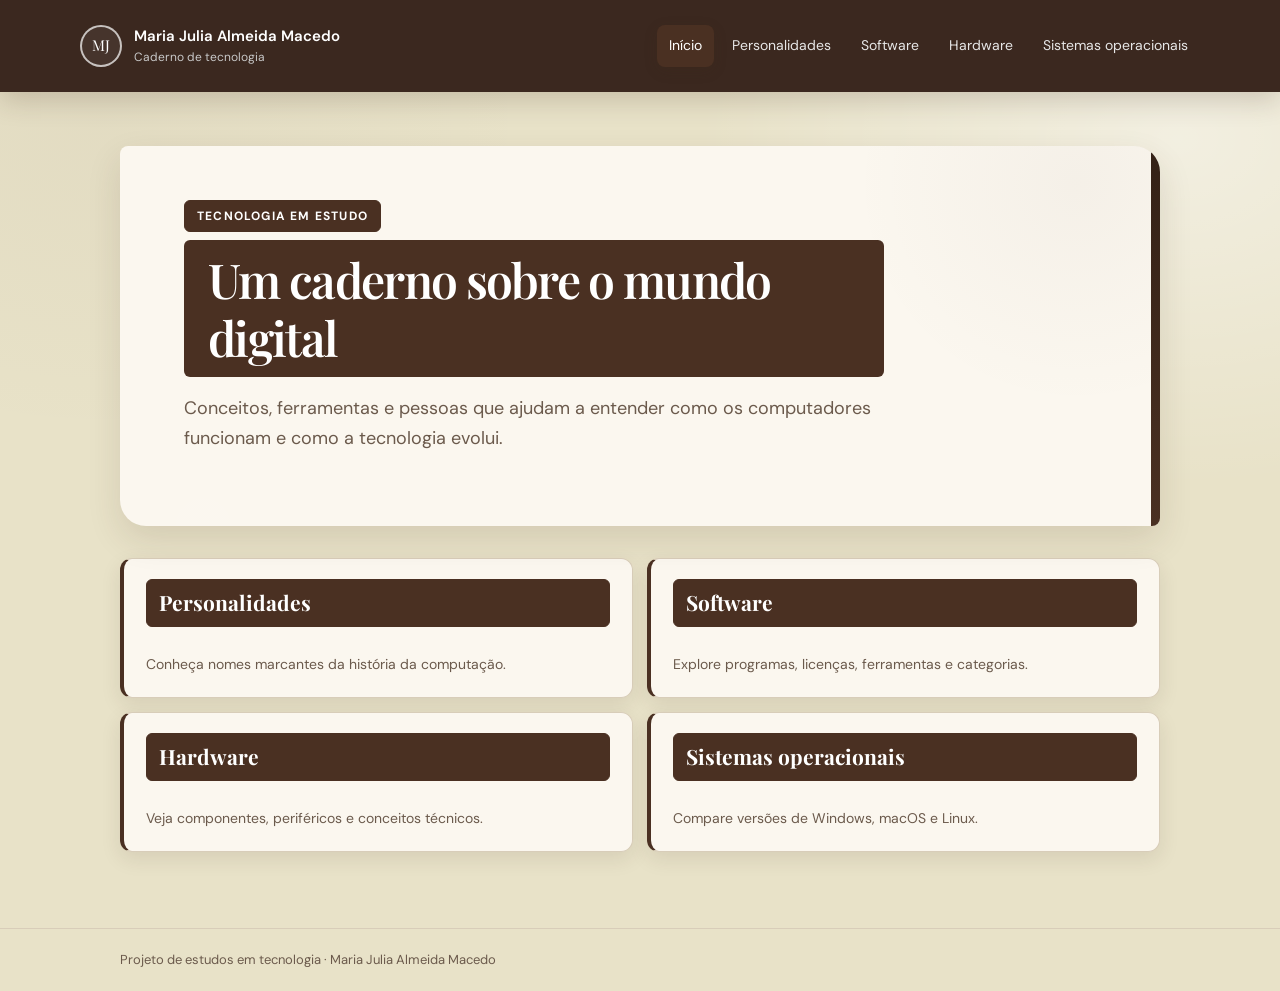
<file: index.html>
<!DOCTYPE html>
<html lang="pt-BR">
<head>
<meta charset="UTF-8">
<meta name="viewport" content="width=device-width, initial-scale=1.0">
<meta name="description" content="Caderno de estudos sobre tecnologia, hardware, software e sistemas operacionais.">
<title>Início | Caderno de tecnologia</title>
<link rel="stylesheet" href="site.css">
</head>
<body>
<header class="site-header">
  <div class="header-inner">
    <a class="brand" href="Index.html">
      <span class="brand-mark" aria-hidden="true">MJ</span>
      <span class="brand-copy"><strong>Maria Julia Almeida Macedo</strong><small>Caderno de tecnologia</small></span>
    </a>
    <nav class="site-nav" aria-label="Navegação principal">
      <a href="Index.html" aria-current="page">Início</a>
      <a href="personalidades.html">Personalidades</a>
      <a href="software.html">Software</a>
      <a href="hardware.html">Hardware</a>
      <a href="so.html">Sistemas operacionais</a>
    </nav>
  </div>
</header>

<main class="site-main">
  <section class="home-intro" aria-labelledby="page-title">
    <p class="eyebrow">Tecnologia em estudo</p>
    <h1 id="page-title">Um caderno sobre o mundo digital</h1>
    <p class="lede">Conceitos, ferramentas e pessoas que ajudam a entender como os computadores funcionam e como a tecnologia evolui.</p>
  </section>

  <section aria-label="Conteúdos do site">
    <div class="home-links">
      <a class="home-link" href="personalidades.html"><strong>Personalidades</strong><span>Conheça nomes marcantes da história da computação.</span></a>
      <a class="home-link" href="software.html"><strong>Software</strong><span>Explore programas, licenças, ferramentas e categorias.</span></a>
      <a class="home-link" href="hardware.html"><strong>Hardware</strong><span>Veja componentes, periféricos e conceitos técnicos.</span></a>
      <a class="home-link" href="so.html"><strong>Sistemas operacionais</strong><span>Compare versões de Windows, macOS e Linux.</span></a>
    </div>
  </section>
</main>

<footer class="site-footer"><div class="footer-inner">Projeto de estudos em tecnologia · Maria Julia Almeida Macedo</div></footer>
</body>
</html>
</file>
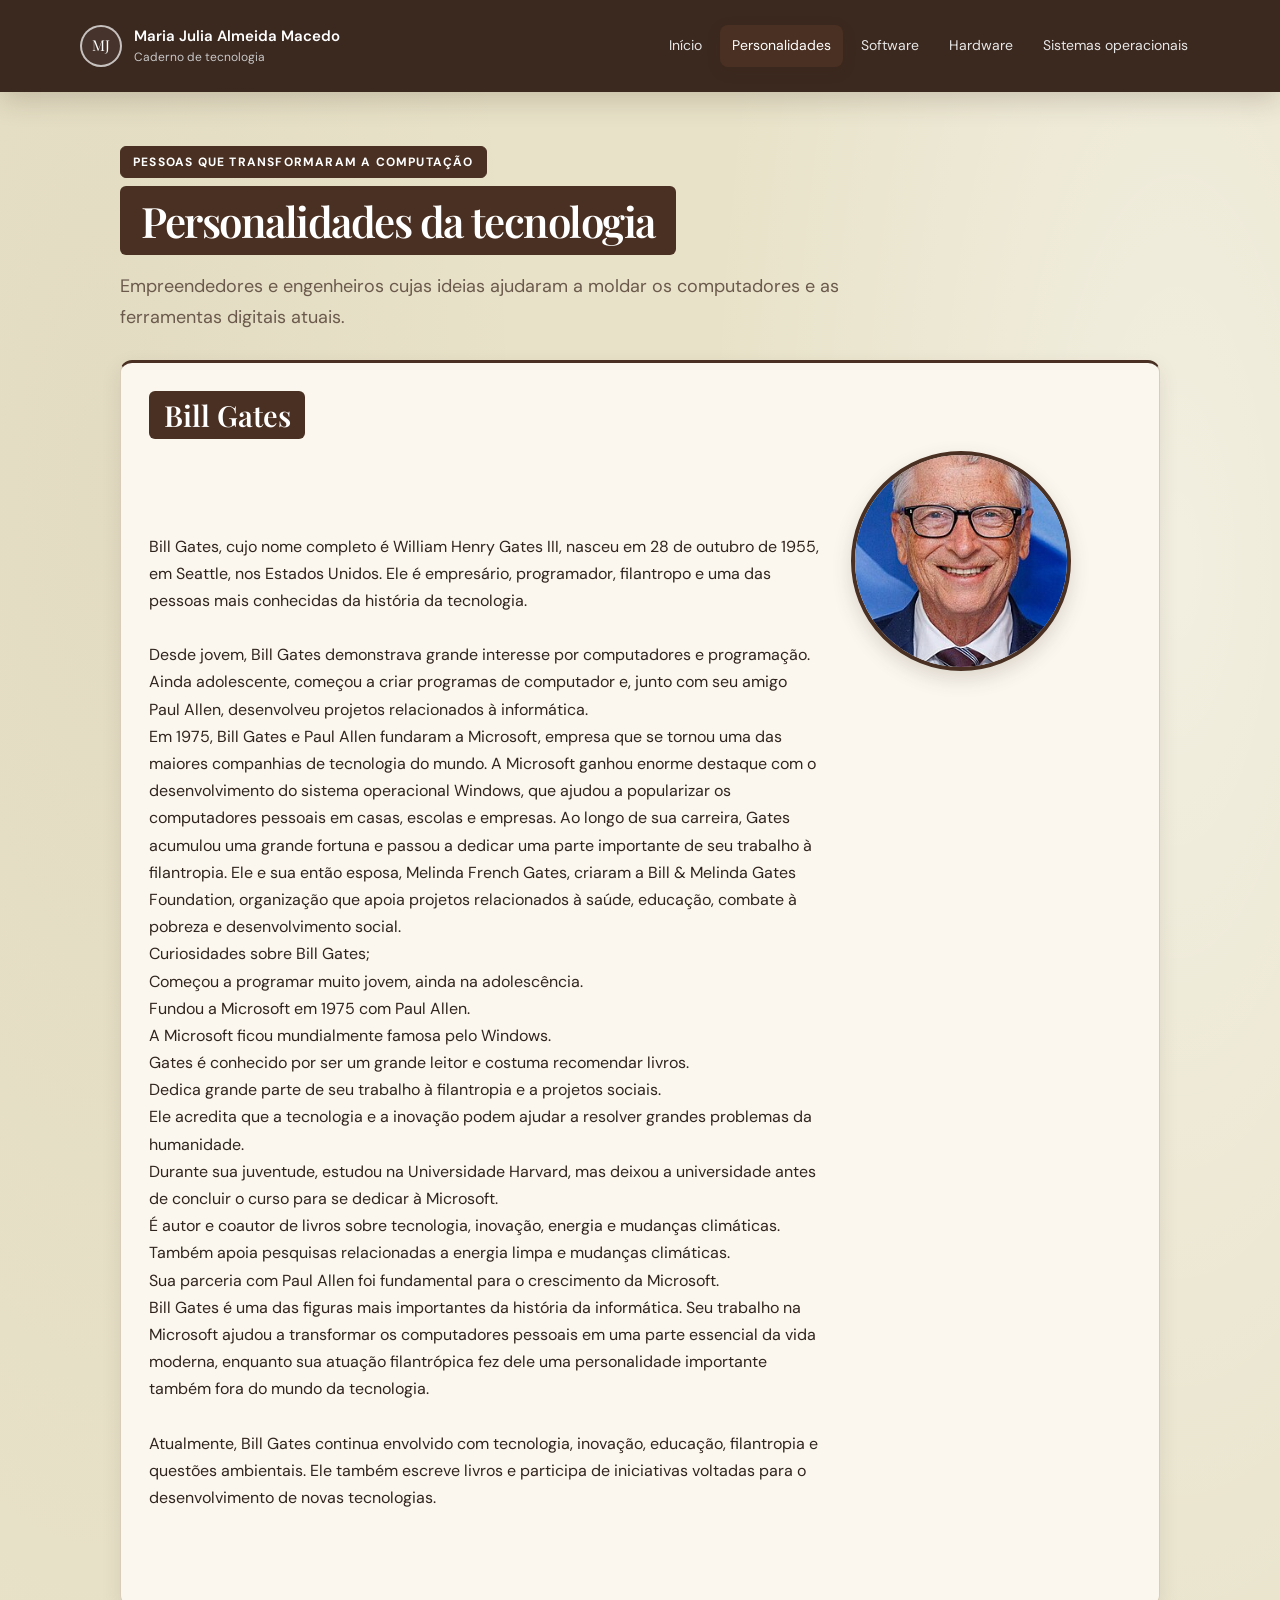
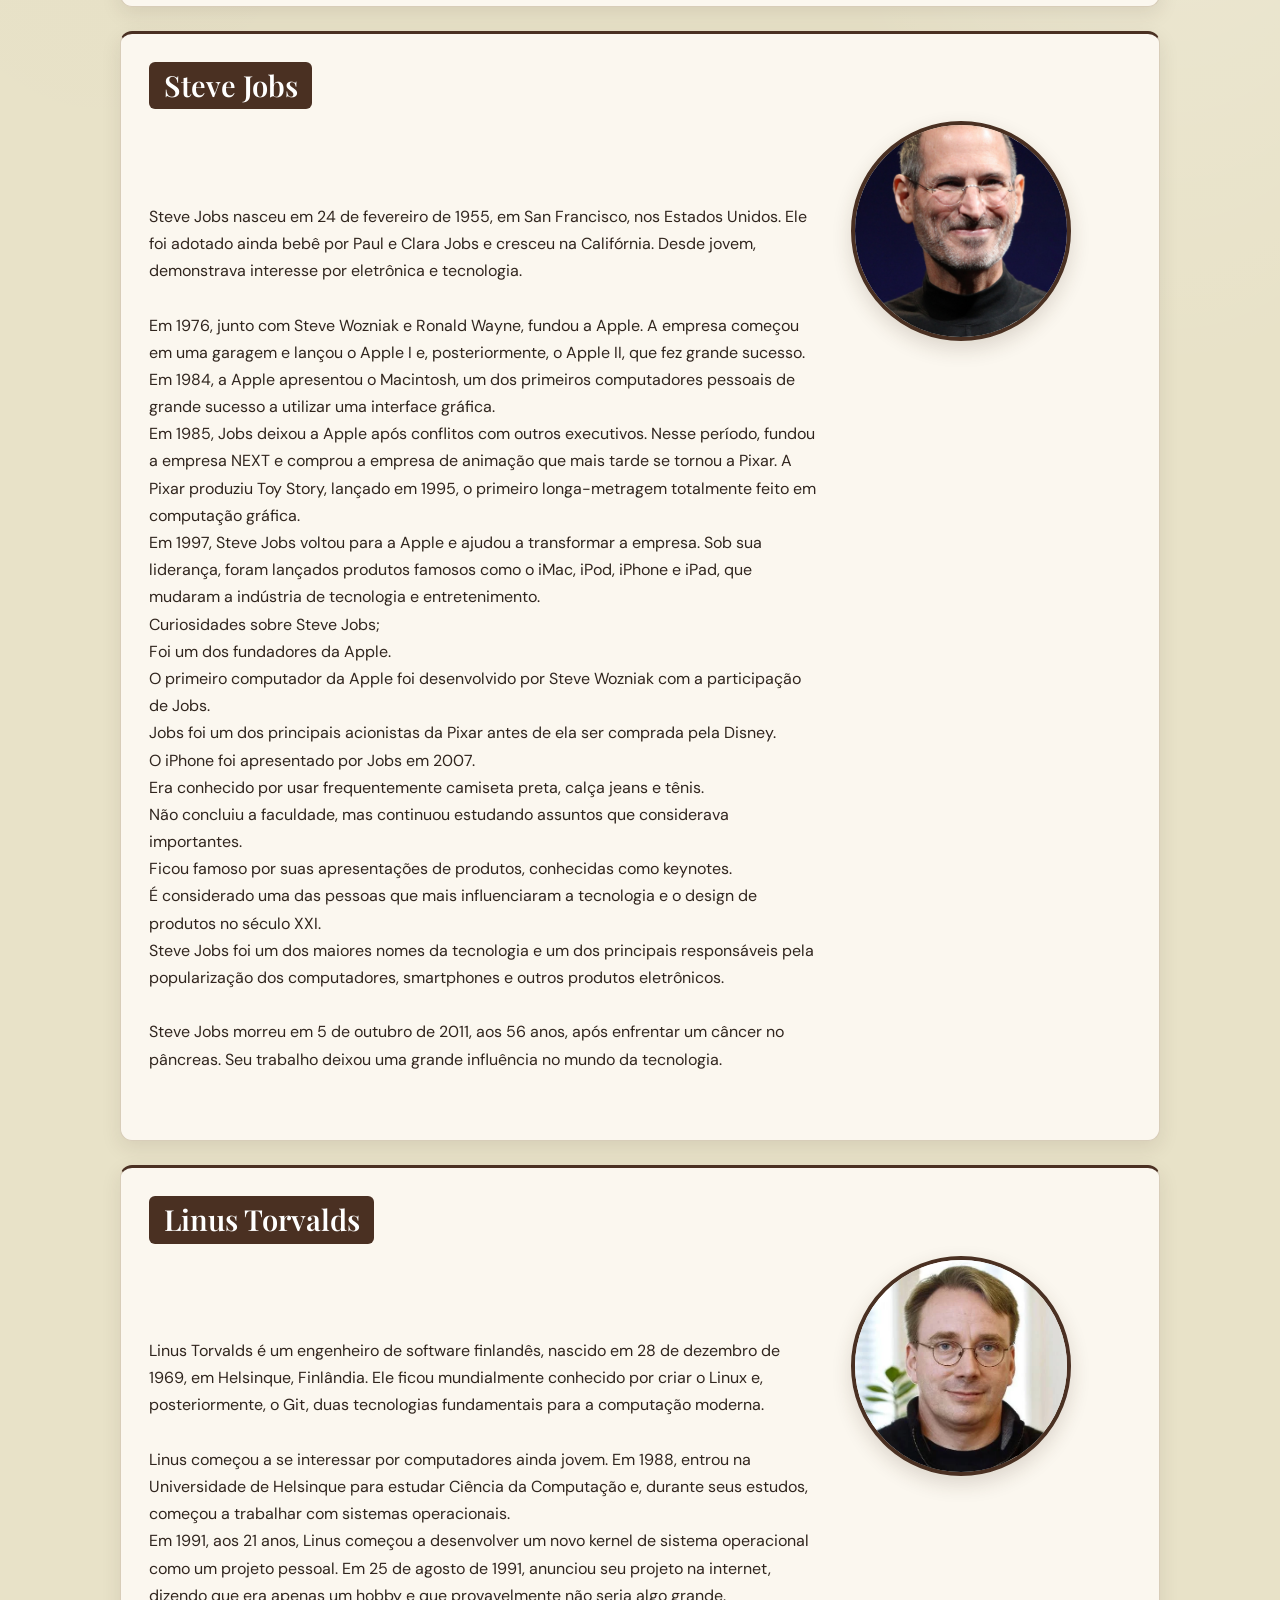
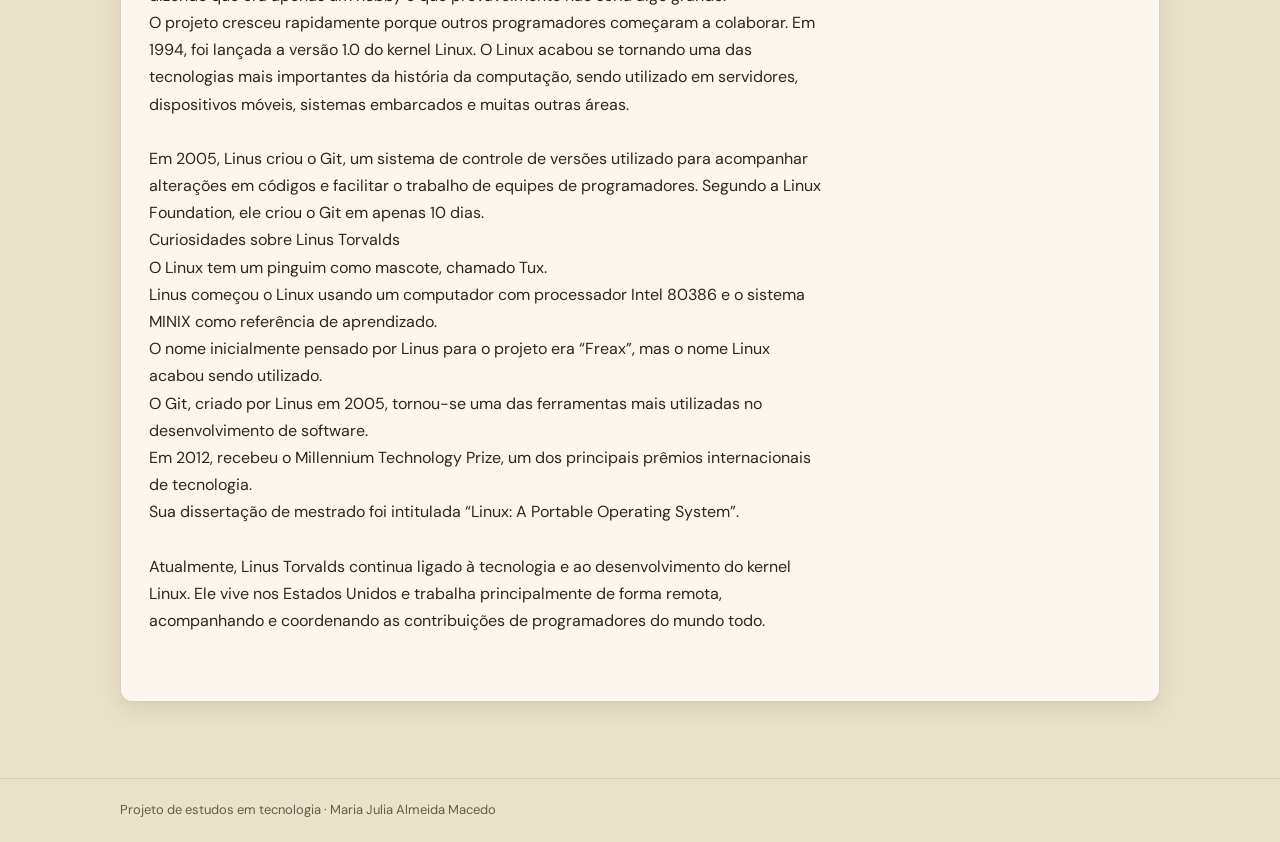
<file: personalidades.html>
<html>
<head>
<meta charset="UTF-8">
<meta name="viewport" content="width=device-width, initial-scale=1.0">
<meta name="description" content="Biografias de pessoas que influenciaram a história da computação e da tecnologia.">
<title>Personalidades | Caderno de tecnologia</title>
<link rel="stylesheet" href="site.css">
</head>
<body>
<header class="site-header">
	<div class="header-inner">
		<a class="brand" href="Index.html"><span class="brand-mark" aria-hidden="true">MJ</span><span class="brand-copy"><strong>Maria Julia Almeida Macedo</strong><small>Caderno de tecnologia</small></span></a>
		<nav class="site-nav" aria-label="Navegação principal">
			<a href="Index.html">Início</a><a href="personalidades.html" aria-current="page">Personalidades</a><a href="software.html">Software</a><a href="hardware.html">Hardware</a><a href="so.html">Sistemas operacionais</a>
		</nav>
	</div>
</header>

<main class="site-main">
<p class="eyebrow">Pessoas que transformaram a computação</p>
<h1>Personalidades da tecnologia</h1>
<p class="lede">Empreendedores e engenheiros cujas ideias ajudaram a moldar os computadores e as ferramentas digitais atuais.</p>
<div class="profile-list">
<section class="profile">
<h2>Bill Gates</h2>
<img class="profile-image" src="imagens/bill gates.jpg" alt="Retrato de Bill Gates">
<div class="profile-copy">

<p>
Bill Gates, cujo nome completo é William Henry Gates III, nasceu em 28 de outubro de 1955, em Seattle, nos Estados Unidos. Ele é empresário, programador, filantropo e uma das pessoas mais conhecidas da história da tecnologia.

Desde jovem, Bill Gates demonstrava grande interesse por computadores e programação. Ainda adolescente, começou a criar programas de computador e, junto com seu amigo Paul Allen, desenvolveu projetos relacionados à informática.
Em 1975, Bill Gates e Paul Allen fundaram a Microsoft, empresa que se tornou uma das maiores companhias de tecnologia do mundo. A Microsoft ganhou enorme destaque com o desenvolvimento do sistema operacional Windows, que ajudou a popularizar os computadores pessoais em casas, escolas e empresas. Ao longo de sua carreira, Gates acumulou uma grande fortuna e passou a dedicar uma parte importante de seu trabalho à filantropia. Ele e sua então esposa, Melinda French Gates, criaram a Bill & Melinda Gates Foundation, organização que apoia projetos relacionados à saúde, educação, combate à pobreza e desenvolvimento social.
Curiosidades sobre Bill Gates;
 Começou a programar muito jovem, ainda na adolescência.
 Fundou a Microsoft em 1975 com Paul Allen.
 A Microsoft ficou mundialmente famosa pelo Windows.
 Gates é conhecido por ser um grande leitor e costuma recomendar livros.
 Dedica grande parte de seu trabalho à filantropia e a projetos sociais.
 Ele acredita que a tecnologia e a inovação podem ajudar a resolver grandes problemas da humanidade.
 Durante sua juventude, estudou na Universidade Harvard, mas deixou a universidade antes de concluir o curso para se dedicar à Microsoft.
 É autor e coautor de livros sobre tecnologia, inovação, energia e mudanças climáticas.
 Também apoia pesquisas relacionadas a energia limpa e mudanças climáticas.
 Sua parceria com Paul Allen foi fundamental para o crescimento da Microsoft.
Bill Gates é uma das figuras mais importantes da história da informática. Seu trabalho na Microsoft ajudou a transformar os computadores pessoais em uma parte essencial da vida moderna, enquanto sua atuação filantrópica fez dele uma personalidade importante também fora do mundo da tecnologia.

 Atualmente, Bill Gates continua envolvido com tecnologia, inovação, educação, filantropia e questões ambientais. Ele também escreve livros e participa de iniciativas voltadas para o desenvolvimento de novas tecnologias.

</p>
 </div>
</section>
<section class="profile">
<h2>Steve Jobs</h2>
<img class="profile-image" src="imagens/Steve jobs.jpg" alt="Retrato de Steve Jobs">
<div class="profile-copy">

<p>
Steve Jobs nasceu em 24 de fevereiro de 1955, em San Francisco, nos Estados Unidos. Ele foi adotado ainda bebê por Paul e Clara Jobs e cresceu na Califórnia. Desde jovem, demonstrava interesse por eletrônica e tecnologia.

Em 1976, junto com Steve Wozniak e Ronald Wayne, fundou a Apple. A empresa começou em uma garagem e lançou o Apple I e, posteriormente, o Apple II, que fez grande sucesso. Em 1984, a Apple apresentou o Macintosh, um dos primeiros computadores pessoais de grande sucesso a utilizar uma interface gráfica.
Em 1985, Jobs deixou a Apple após conflitos com outros executivos. Nesse período, fundou a empresa NEXT e comprou a empresa de animação que mais tarde se tornou a Pixar. A Pixar produziu Toy Story, lançado em 1995, o primeiro longa-metragem totalmente feito em computação gráfica.
Em 1997, Steve Jobs voltou para a Apple e ajudou a transformar a empresa. Sob sua liderança, foram lançados produtos famosos como o iMac, iPod, iPhone e iPad, que mudaram a indústria de tecnologia e entretenimento.
Curiosidades sobre Steve Jobs;
 Foi um dos fundadores da Apple.
 O primeiro computador da Apple foi desenvolvido por Steve Wozniak com a participação de Jobs.
 Jobs foi um dos principais acionistas da Pixar antes de ela ser comprada pela Disney.
 O iPhone foi apresentado por Jobs em 2007.
 Era conhecido por usar frequentemente camiseta preta, calça jeans e tênis.
 Não concluiu a faculdade, mas continuou estudando assuntos que considerava importantes.
 Ficou famoso por suas apresentações de produtos, conhecidas como keynotes.
 É considerado uma das pessoas que mais influenciaram a tecnologia e o design de produtos no século XXI.
Steve Jobs foi um dos maiores nomes da tecnologia e um dos principais responsáveis pela popularização dos computadores, smartphones e outros produtos eletrônicos.

 Steve Jobs morreu em 5 de outubro de 2011, aos 56 anos, após enfrentar um câncer no pâncreas. Seu trabalho deixou uma grande influência no mundo da tecnologia.
</p>
 </div>
</section>
<section class="profile">
<h2>Linus Torvalds</h2>
<img class="profile-image" src="imagens/Linus torvalds.webp" alt="Retrato de Linus Torvalds">
<div class="profile-copy">

<p>
Linus Torvalds é um engenheiro de software finlandês, nascido em 28 de dezembro de 1969, em Helsinque, Finlândia. Ele ficou mundialmente conhecido por criar o Linux e, posteriormente, o Git, duas tecnologias fundamentais para a computação moderna.

Linus começou a se interessar por computadores ainda jovem. Em 1988, entrou na Universidade de Helsinque para estudar Ciência da Computação e, durante seus estudos, começou a trabalhar com sistemas operacionais.
Em 1991, aos 21 anos, Linus começou a desenvolver um novo kernel de sistema operacional como um projeto pessoal. Em 25 de agosto de 1991, anunciou seu projeto na internet, dizendo que era apenas um hobby e que provavelmente não seria algo grande.
O projeto cresceu rapidamente porque outros programadores começaram a colaborar. Em 1994, foi lançada a versão 1.0 do kernel Linux. O Linux acabou se tornando uma das tecnologias mais importantes da história da computação, sendo utilizado em servidores, dispositivos móveis, sistemas embarcados e muitas outras áreas.

Em 2005, Linus criou o Git, um sistema de controle de versões utilizado para acompanhar alterações em códigos e facilitar o trabalho de equipes de programadores. Segundo a Linux Foundation, ele criou o Git em apenas 10 dias.
Curiosidades sobre Linus Torvalds
O Linux tem um pinguim como mascote, chamado Tux.
Linus começou o Linux usando um computador com processador Intel 80386 e o sistema MINIX como referência de aprendizado.
O nome inicialmente pensado por Linus para o projeto era “Freax”, mas o nome Linux acabou sendo utilizado.
O Git, criado por Linus em 2005, tornou-se uma das ferramentas mais utilizadas no desenvolvimento de software.
Em 2012, recebeu o Millennium Technology Prize, um dos principais prêmios internacionais de tecnologia.
Sua dissertação de mestrado foi intitulada “Linux: A Portable Operating System”.

 Atualmente, Linus Torvalds continua ligado à tecnologia e ao desenvolvimento do kernel Linux. Ele vive nos Estados Unidos e trabalha principalmente de forma remota, acompanhando e coordenando as contribuições de programadores do mundo todo.
</p>
 </div>
</section>
</div>
</main>
<footer class="site-footer"><div class="footer-inner">Projeto de estudos em tecnologia · Maria Julia Almeida Macedo</div></footer>
</body>


</html>
</file>
<file: site.css>
@import url('https://fonts.googleapis.com/css2?family=DM+Sans:wght@400;500;600;700&family=Playfair+Display:wght@600;700&display=swap');

:root {
  color-scheme: light;
  --ink: #202044;
  --muted: #666783;
  --accent: #5146c8;
  --accent-hover: #382fa4;
  --paper: #f7f6ff;
  --white: #ffffff;
  --surface: #ffffff;
  --line: #e4e2f2;
  --surface-muted: #f0effa;
  --shadow: 0 16px 38px rgba(48, 42, 112, 0.12);
  font-family: 'DM Sans', 'Trebuchet MS', sans-serif;
  font-synthesis: none;
  text-rendering: optimizeLegibility;
}

* {
  box-sizing: border-box;
}

html {
  scroll-behavior: smooth;
}

body {
  margin: 0;
  background-color: var(--paper);
  color: var(--ink);
  font-size: 16px;
  line-height: 1.7;
}

a {
  color: var(--accent-hover);
  text-underline-offset: 3px;
}

a:hover {
  color: var(--ink);
}

a:focus-visible {
  outline: 3px solid var(--muted);
  outline-offset: 4px;
}

.site-header {
  background: #171717;
  color: var(--white);
}

.header-inner {
  width: min(1120px, calc(100% - 40px));
  min-height: 92px;
  margin: 0 auto;
  display: flex;
  align-items: center;
  justify-content: space-between;
  gap: 28px;
}

.brand {
  display: inline-flex;
  align-items: center;
  gap: 12px;
  color: var(--white);
  text-decoration: none;
  flex-shrink: 0;
}

.brand-mark {
  width: 42px;
  aspect-ratio: 1;
  display: grid;
  place-items: center;
  border: 1px solid rgba(255, 255, 255, 0.45);
  border-radius: 50%;
  color: #d8d8d8;
  font-family: 'Playfair Display', Georgia, serif;
  font-size: 15px;
}

.brand-copy {
  display: grid;
  line-height: 1.25;
}

.brand-copy strong {
  font-size: 15px;
  font-weight: 600;
}

.brand-copy small {
  margin-top: 4px;
  color: #c8c8c8;
  font-size: 12px;
}

.site-nav {
  display: flex;
  flex-wrap: wrap;
  align-items: center;
  justify-content: flex-end;
  gap: 6px;
}

.site-nav a {
  padding: 9px 12px;
  border-radius: 4px;
  color: #e7e7e7;
  font-size: 14px;
  text-decoration: none;
  transition: background-color 160ms ease, color 160ms ease;
}

.site-nav a:hover,
.site-nav a[aria-current='page'] {
  background: #e7e7e7;
  color: #111111;
}

.site-main {
  width: min(1040px, calc(100% - 40px));
  min-height: calc(100vh - 160px);
  margin: 0 auto;
  padding: 54px 0 76px;
}

.eyebrow {
  margin: 0 0 8px;
  color: var(--muted);
  font-size: 12px;
  font-weight: 700;
  letter-spacing: 1.4px;
  text-transform: uppercase;
}

h1,
h2,
h3 {
  color: var(--ink);
  line-height: 1.2;
}

h1,
h2 {
  font-family: 'Playfair Display', Georgia, serif;
  font-weight: 600;
}

h1 {
  max-width: 800px;
  margin: 0 0 16px;
  font-size: 42px;
}

h2 {
  margin: 42px 0 16px;
  font-size: 29px;
}

h3 {
  margin: 28px 0 12px;
  font-size: 19px;
  font-weight: 700;
}

p {
  margin: 0 0 18px;
}

.lede {
  max-width: 760px;
  color: var(--muted);
  font-size: 18px;
}

.section-intro {
  max-width: 760px;
  color: var(--muted);
}

.site-main > h2:first-of-type {
  margin-top: 34px;
}

.site-main img {
  max-width: 100%;
  height: auto;
}

.site-main > img {
  width: min(200px, 100%);
  max-height: 150px;
  margin: 18px 0;
  object-fit: contain;
  object-position: left center;
}

.site-main ul {
  padding-left: 22px;
}

.site-main li {
  margin: 0 0 9px;
  padding-left: 3px;
}

.site-footer {
  border-top: 1px solid var(--line);
  background: var(--paper);
  color: var(--muted);
  font-size: 13px;
}

.footer-inner {
  width: min(1040px, calc(100% - 40px));
  margin: 0 auto;
  padding: 20px 0;
}

.home-intro {
  padding: 54px clamp(24px, 6vw, 64px);
  border-top: 3px solid var(--ink);
  background: var(--surface);
  box-shadow: var(--shadow);
}

.home-intro h1 {
  max-width: 700px;
  font-size: 48px;
}

.home-links {
  display: grid;
  grid-template-columns: repeat(2, minmax(0, 1fr));
  gap: 14px;
  margin-top: 32px;
}

.home-link {
  min-height: 124px;
  display: flex;
  flex-direction: column;
  justify-content: space-between;
  padding: 20px 22px;
  border: 1px solid var(--line);
  background: var(--surface);
  color: var(--ink);
  text-decoration: none;
  transition: border-color 160ms ease, transform 160ms ease, box-shadow 160ms ease;
}

.home-link:hover {
  transform: translateY(-2px);
  border-color: var(--accent-hover);
  box-shadow: var(--shadow);
  color: var(--ink);
}

.home-link strong {
  font-family: 'Playfair Display', Georgia, serif;
  font-size: 21px;
}

.home-link span {
  color: var(--muted);
  font-size: 14px;
}

.profile-list {
  display: grid;
  gap: 24px;
  margin-top: 28px;
}

.profile {
  display: grid;
  grid-template-columns: minmax(0, 1fr) minmax(200px, 280px);
  align-items: start;
  gap: 12px 30px;
  padding: 28px;
  border: 1px solid var(--line);
  background: var(--surface);
}

.profile h2 {
  grid-column: 1 / -1;
  margin: 0;
}

.profile-image {
  grid-column: 2;
  grid-row: 2 / span 2;
  width: 100%;
  aspect-ratio: 4 / 3;
  border-radius: 4px;
  background: var(--surface-muted);
  object-fit: cover;
}

.profile-copy {
  grid-column: 1;
  white-space: pre-line;
}

.profile-copy p:last-child {
  margin-bottom: 0;
}

.topic-grid {
  display: grid;
  grid-template-columns: repeat(auto-fit, minmax(230px, 1fr));
  gap: 14px;
  padding: 0 !important;
  list-style: none;
}

.topic-grid li {
  min-width: 0;
  margin: 0;
  padding: 18px;
  border: 1px solid var(--line);
  background: var(--surface);
}

.topic-grid img {
  width: 100%;
  height: 150px;
  margin-top: 14px;
  border-radius: 3px;
  background: var(--surface-muted);
  object-fit: cover;
}

.content-section {
  margin-top: 30px;
  padding-top: 4px;
  border-top: 1px solid var(--line);
}

.software-grid {
  display: grid;
  grid-template-columns: repeat(auto-fit, minmax(220px, 1fr));
  gap: 14px;
  margin-top: 22px;
}

.software-card {
  padding: 20px;
  border: 1px solid var(--line);
  background: var(--surface);
}

.software-card h3 {
  margin-top: 0;
}

.software-card p:last-child {
  margin-bottom: 0;
}

.software-page h2 {
  padding-top: 20px;
  border-top: 1px solid var(--line);
}

.software-page > p:not(.lede) {
  white-space: pre-line;
}

.source-list a {
  overflow-wrap: anywhere;
}

@media (max-width: 720px) {
  .header-inner {
    align-items: flex-start;
    flex-direction: column;
    gap: 14px;
    padding: 18px 0;
  }

  .site-nav {
    justify-content: flex-start;
    margin: 0 -8px;
  }

  .site-nav a {
    padding: 8px;
    font-size: 13px;
  }

  .site-main {
    padding-top: 36px;
  }

  h1,
  .home-intro h1 {
    font-size: 34px;
  }

  h2 {
    font-size: 25px;
  }

  .home-intro {
    padding: 30px 24px;
  }

  .home-links {
    grid-template-columns: 1fr;
  }

  .profile {
    grid-template-columns: 1fr;
    padding: 20px;
  }

  .profile-image,
  .profile-copy {
    grid-column: 1;
    grid-row: auto;
  }

  .site-main .profile-image {
    max-width: 280px;
  }
}

@media (prefers-reduced-motion: reduce) {
  *,
  *::before,
  *::after {
    scroll-behavior: auto !important;
    transition-duration: 0.01ms !important;
  }
}

/* Khaki and dark brown palette. */
:root {
  color-scheme: light;
  --ink: #30251e;
  --muted: #6b5a4c;
  --accent: #4a3022;
  --accent-hover: #342116;
  --paper: #e8e2c8;
  --surface: #fbf7ef;
  --line: #d8cdb9;
  --surface-muted: #eee5d5;
  --shadow: 0 14px 34px rgba(63, 42, 27, 0.12);
}

body {
  background:
    radial-gradient(ellipse at 8% 12%, rgba(74, 48, 34, 0.035), transparent 27rem),
    radial-gradient(ellipse at 92% 14%, rgba(255, 255, 255, 0.45), transparent 30rem),
    var(--paper);
}

.site-nav a:hover,
.site-nav a[aria-current='page'] {
  background: var(--accent);
  color: #ffffff;
}

.home-intro {
  border-top-color: var(--accent);
}

a:focus-visible {
  outline-color: var(--accent);
}

.site-header {
  background: #3b281f;
  box-shadow: 0 8px 26px rgba(63, 42, 27, 0.2);
}

.brand-mark {
  border: 2px solid rgba(255, 255, 255, 0.7);
  background: rgba(255, 255, 255, 0.06);
  color: #ffffff;
}

.site-nav a {
  border-radius: 8px;
}

.site-nav a:hover,
.site-nav a[aria-current='page'] {
  background: var(--accent);
  color: #ffffff;
  box-shadow: 0 4px 14px rgba(63, 42, 27, 0.16);
}

.eyebrow {
  display: inline-block;
  padding: 5px 12px;
  border: 1px solid var(--line);
  border-radius: 6px;
  background: var(--surface);
  color: var(--accent);
  letter-spacing: 1.2px;
}

.home-intro .eyebrow {
  border-color: var(--accent);
  background: var(--accent);
  color: #ffffff;
}

h1 {
  color: var(--ink);
  letter-spacing: -0.035em;
}

h2,
.profile h2,
.software-card h3 {
  color: var(--ink);
}

.lede,
.section-intro {
  color: var(--muted);
}

.home-intro {
  position: relative;
  overflow: hidden;
  border: 0;
  border-radius: 8px 26px 8px 26px;
  background:
    radial-gradient(circle at 92% 10%, rgba(74, 48, 34, 0.035), transparent 14rem),
    radial-gradient(circle at 8% 100%, rgba(255, 255, 255, 0.035), transparent 15rem),
    var(--surface);
  box-shadow: var(--shadow);
}

.home-intro::after {
  position: absolute;
  top: 0;
  right: 0;
  width: 9px;
  height: 100%;
  background: linear-gradient(180deg, var(--accent-hover), var(--accent));
  content: '';
}

.home-link,
.profile,
.topic-grid li,
.software-card {
  overflow: hidden;
  border-color: var(--line);
  border-radius: 12px;
  box-shadow: 0 7px 20px rgba(63, 42, 27, 0.1);
}

.home-link {
  min-height: 140px;
  border-left: 4px solid var(--accent);
  transition: border-color 160ms ease, transform 160ms ease, box-shadow 160ms ease;
}

.home-link:nth-child(2) {
  border-left-color: var(--accent);
}

.home-link:nth-child(3) {
  border-left-color: var(--accent);
}

.home-link:nth-child(4) {
  border-left-color: var(--accent);
}

.home-link:hover {
  transform: translateY(-4px);
  border-color: var(--accent-hover);
  box-shadow: var(--shadow);
}

.home-link strong {
  color: var(--ink);
}

.home-link:nth-child(2) strong {
  color: var(--ink);
}

.home-link:nth-child(3) strong {
  color: var(--ink);
}

.home-link:nth-child(4) strong {
  color: var(--ink);
}

.profile {
  border-top: 3px solid var(--accent);
}

.profile:nth-child(2) {
  border-top-color: var(--accent);
}

.profile:nth-child(3) {
  border-top-color: var(--accent);
}

.profile-image,
.topic-grid img {
  border-radius: 10px;
}

.topic-grid li:nth-child(3n + 1) {
  border-top: 3px solid var(--accent);
}

.topic-grid li:nth-child(3n + 2) {
  border-top: 3px solid var(--accent);
}

.topic-grid li:nth-child(3n) {
  border-top: 3px solid var(--accent);
}

.software-card {
  border-top: 3px solid var(--accent);
}

.software-card:nth-child(3n + 2) {
  border-top-color: var(--accent);
}

.software-card:nth-child(3n) {
  border-top-color: var(--accent);
}

.software-page h2,
.content-section {
  border-top-color: var(--line);
}

.site-main > h2 {
  position: relative;
  padding-bottom: 10px;
}

.site-main > h2::after {
  position: absolute;
  bottom: 0;
  left: 0;
  width: 54px;
  height: 3px;
  border-radius: 999px;
  background: var(--accent);
  content: '';
}

.site-main a {
  color: #5b3b28;
}

.site-main a:hover {
  color: #342116;
}

.site-footer {
  border-top-color: var(--line);
  background: var(--paper);
}

@media (max-width: 720px) {
  .home-intro {
    border-radius: 8px 20px 8px 20px;
  }
}

h1,
h2,
h3 {
  width: fit-content;
  max-width: 100%;
  padding: 0.22em 0.5em;
  border: 0;
  border-radius: 6px;
  background: var(--accent);
  color: #ffffff;
}

.site-main h1,
.site-main h2,
.site-main h3,
.profile h2,
.software-card h3 {
  color: #ffffff;
}

.site-main .eyebrow,
.home-link strong {
  display: inline-block;
  padding: 5px 12px;
  border: 1px solid var(--accent);
  border-radius: 6px;
  background: var(--accent);
  color: #ffffff;
}

.home-links .home-link strong {
  color: #ffffff;
}

.site-main > h2 {
  padding-bottom: 0.22em;
}

.site-main > h2::after {
  content: none;
}

.software-page h2 {
  padding-top: 0.22em;
  border-top: 0;
}

h1,
h2,
h3,
.site-main .eyebrow,
.home-link strong {
  transition: color 160ms ease;
}

body .site-main h1:hover,
body .site-main h2:hover,
body .site-main h3:hover,
body .site-main .eyebrow:hover,
body .home-links .home-link:hover strong {
  color: #b8efc2 !important;
}

.site-header .brand-copy strong,
.site-header .brand-copy small,
.site-header .site-nav a {
  transition: color 160ms ease;
}

.site-header .brand:hover .brand-copy strong,
.site-header .brand:hover .brand-copy small,
.site-header .site-nav a:hover {
  color: #b8efc2 !important;
}

.profile-image {
  width: min(220px, 100%);
  aspect-ratio: 1;
  border: 4px solid var(--accent);
  border-radius: 50%;
  object-fit: cover;
  box-shadow: 0 8px 20px rgba(63, 42, 27, 0.16);
}
</file>
